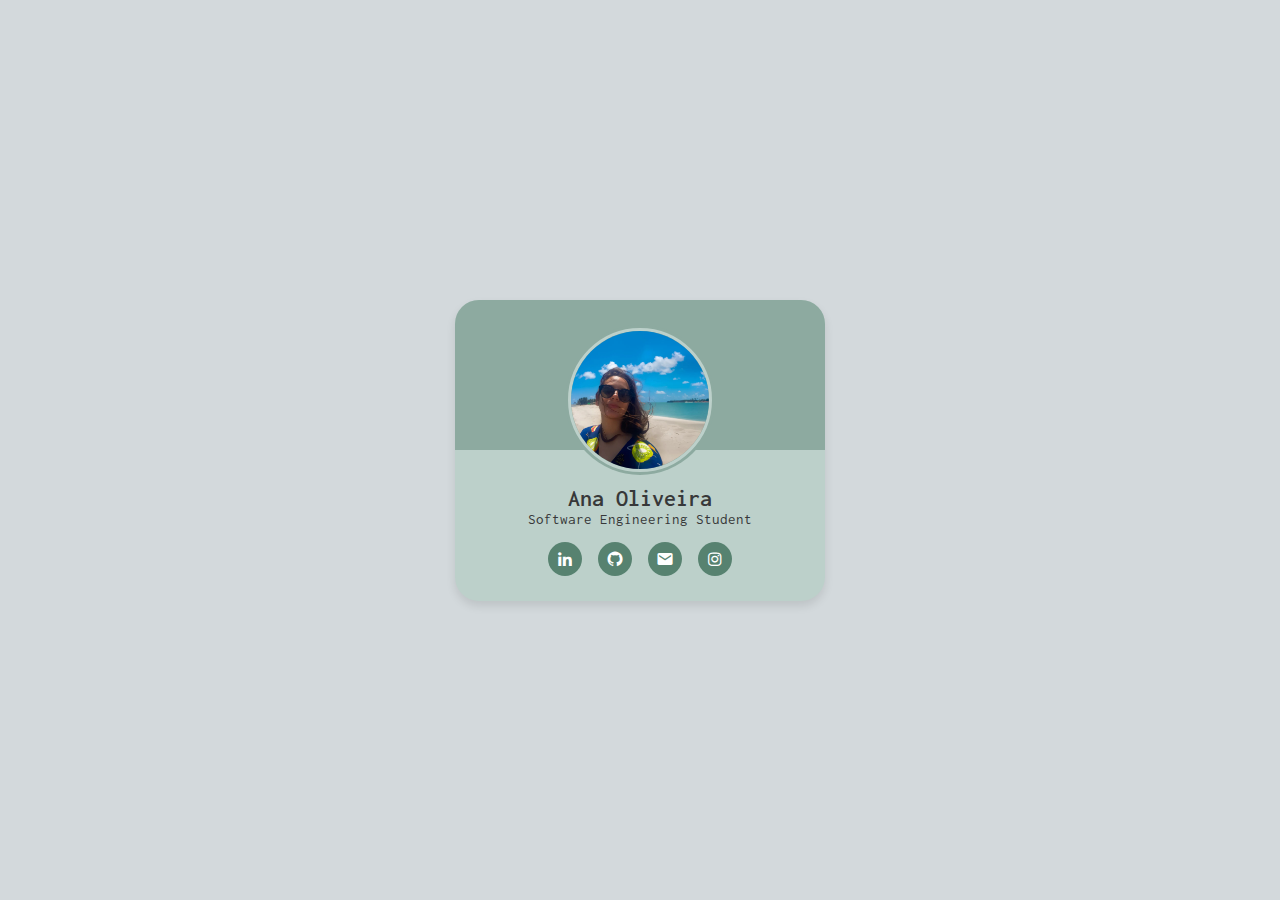
<file: p1/index.html>
<!DOCTYPE html>
<html lang="pt-br">
<head>
    <meta charset="UTF-8">
    <meta name="viewport" content="width=device-width, initial-scale=1.0">
    <title>Profile Card UI Design</title>

    <!-- CSS -->
    <link rel="stylesheet" href="style.css">
    <link href="https://fonts.googleapis.com/css2?family=Inconsolata:wght@300&display=swap" rel="stylesheet">

    <!-- Boxicons CSS -->
    <link href='https://unpkg.com/boxicons@2.1.4/css/boxicons.min.css' rel='stylesheet'>
    
</head>
<body>
    <div class="profile-card">
        <div class="image">
            <img src="ana_profile.jpg" alt="" class="profile-img"></img>
        </div>

        <div class="text-data">
            <span class="name">Ana Oliveira</span>
            <span class="job">Software Engineering Student</span>
        </div>

        <div class="media-buttons">
            <a href="https://www.linkedin.com/in/holyvieri" class="link">
                <i class='bx bxl-linkedin'></i>
            </a>
            <a href="https://github.com/holyvieri" class="link">
                <i class='bx bxl-github' ></i>
            </a>
            <a href="mailto:beatriz.oliveirac@upe.br" class="link">
                <i class='bx bxs-envelope' ></i>
            </a>
            <a href="https://www.instagram.com/itsanoliver/" class="link">
                <i class='bx bxl-instagram' ></i>
            </a>
        </div>
    </div>
</body>
</html>
</file>
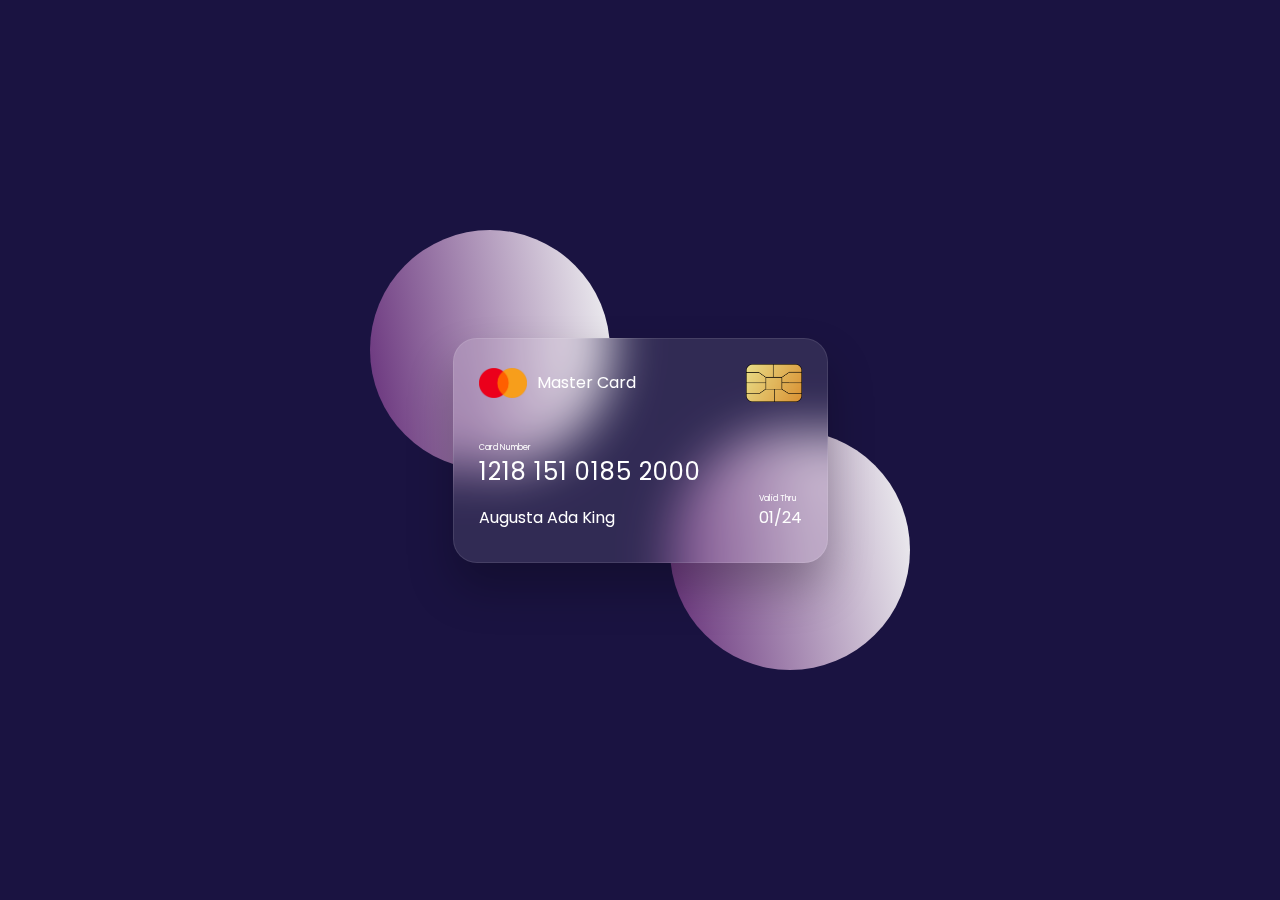
<file: projeto 2/index.html>
<!DOCTYPE html>
<html lang="en">
<head>
    <meta charset="UTF-8">
    <meta name="viewport" content="width=device-width, initial-scale=1.0">
    <title>Flipping Card UI Design</title>
    <link rel="stylesheet" href="style.css"/>
</head>
<body>
    <section>
        <div class="container">
            <div class="card front-face">
                <header>
                    <span class="logo">
                        <img src="img\logo.png" alt="">
                        <h5>Master Card</h5>
                    </span>
                    <img src="img/chip.png" alt="" class="chip">
                </header>
                <div class="card-details">
                    <div class="name-number">
                        <h6>Card Number</h6>
                        <h5 class="number">1218 151 0185 2000</h5>
                        <h5 class="name">Augusta Ada King</h5>
                    </div>

                    <div class="valid-date">
                        <h6>Valid Thru</h6>
                        <h5>01/24</h5>
                    </div>
                </div>
            </div>
            <div class="card back-face">
                <h6>
                    For customer service call 0800 891 3294 or email at matercard@gmail.com
                </h6>
                <span class="magnetic-strip"></span>
                <div class="signature"><i>007</i></div>
                <h5>Lorem ipsum dolor sit, amet consectetur adipisicing elit. Numquam explicabo laudantium iste tempora, nobis ipsum molestias praesentium cumque voluptatibus eveniet sapiente quidem at, excepturi, repellat reprehenderit eaque dolor temporibus facilis.
                </h5>
            </div>
        </div>
    </section>
</body>
</html>
</file>
<file: p1/style.css>
@import url('https://fonts.googleapis.com/css2?family=Inconsolata:wght@300&display=swap');

*{
    margin: 0%;
    padding: 0%;
    box-sizing: border-box;
    font-family: 'Inconsolata', sans-serif;
}
body{
    height: 100vh;
    display: flex;
    align-items: center;
    justify-content: center;
    background-color:#d3d9dc ;
}
.profile-card{
    display: flex;
    flex-direction: column;
    align-items: center;
    max-width: 370px;
    width: 100%;
    background-color: #bcd0ca;
    border-radius: 24px;
    padding: 25px;
    box-shadow: 0 5px 10px rgba(0,0,0,0.1);
    position: relative;
}
.profile-card::before{
    content: "";
    position: absolute;
    top: 0;
    left: 0;
    height: 150px;
    width: 100%;
    border-radius: 24px 24px 0 0;
    background-color: #8daaa0;
}
.image{
    position: relative;
    height: 150px;
    width: 150px;
    border-radius: 50%;
    background-color: #8daaa0;
    padding: 3px;
    margin-bottom: 10px;
}
.image .profile-img{
    height: 100%;
    width: 100%;
    object-fit: cover;
    border-radius: 50%;
    border: 3px solid #bcd0ca;
}
.profile-card .text-data{
    display: flex;
    flex-direction: column;
    align-items: center;
    color: #373839;
}
.text-data .name{
    font-size: 24px;
    font-weight: 600;
}
.text-data .job{
    font-size: 15px;
    font-weight: 400;
}
.profile-card .media-buttons{
    display: flex;
    align-items: center;
    margin-top: 15px;
}
.media-buttons .link{
    display: flex;
    align-items: center;
    justify-content: center;
    color: #fff;
    font-size: 18px;
    height: 34px;
    width: 34px;
    border-radius: 50%;
    margin: 0 8px;
    background-color: #578270;
    text-decoration: none;
}
.media-buttons .link:hover {
    background-color: #356e5c; 
    transition: background-color 0.3s ease; 
}
</file>
<file: projeto 2/style.css>
@import url('https://fonts.googleapis.com/css2?family=Poppins:wght@300;400;500&display=swap');

*{
    margin: 0;
    padding: 0;
    box-sizing: border-box;
    font-family: "Poppins", sans-serif;
}
section{
    position: relative;
    min-height: 100vh;
    width: 100%;
    background: #1A1341;
    display: flex;
    align-items: center;
    justify-content: center;
    color: #fff;
    perspective: 1000px;
}
section::before{
    content: "";
    position: absolute;
    height: 240px;
    width: 240px;
    border-radius: 50%;
    transform: translate(-150px, -100px);
    background: linear-gradient(80deg, #652E79, #f3f5f5 );
}
section::after{
    content: "";
    position: absolute;
    height: 240px;
    width: 240px;
    border-radius: 50%;
    transform: translate(150px, 100px);
    background: linear-gradient(80deg, #652E79, #f3f5f5 );
}
.container{
    position: relative;
    height: 225px;
    width: 375px;
    z-index: 100;
    transition: 0.6s;
    transform-style: preserve-3d;
}
.container:hover{
    transform: rotateY(180deg);
}
.container .card{
    position: absolute;
    height: 100%;
    width: 100%;
    padding: 25px;
    border-radius: 24px;
    backdrop-filter: blur(25px);
    background: rgba(255, 255, 255, 0.1);
    box-shadow: 0 25px 45px rgba(0, 0, 0, 0.25);
    border: 1px solid rgba(255, 255, 255, 0.1);
    backface-visibility: hidden;
}
.front-face header,
.front-face .logo{
    display: flex;
    align-items: center;
}
.front-face header{
    justify-content: space-between;
}
.front-face .logo img{
    width: 48px;
    margin-right: 10px;
}
h5{
    font-size: 16px;
    font-weight: 400;
}
.front-face .chip{
    width: 56px;
}
.front-face .card-details{
    display: flex;
    margin-top: 40px;
    align-items: flex-end;
    justify-content: space-between;
}
h6{
    font-size: 8px;
    font-weight: 400;
}
h5.number{
    font-size: 24px;
    letter-spacing: 1px;
}
h5.name{
    margin-top: 16px;
}
.card.back-face{
    border: none;
    padding: 15px 25px 25px 25px;
    transform: rotateY(180deg);
}
.card.back-face h6{
    font-size: 8px;
}
.card.back-face .magnetic-strip{
    position: absolute;
    top: 40px;
    left: 0;
    height: 45px;
    width: 100%;
    background: #000;
}
.card.back-face .signature{
    display: flex;
    justify-content: flex-end;
    align-items: center;
    margin-top: 80px;
    height: 30px;
    width: 85%;
    border-radius: 6px;
    background: repeating-linear-gradient(#fff, #fff,#fff 3px, #efefef 0px, #efefef 9px);
}
.signature i{
    color: #000;
    font-size: 12px;
    padding: 4px 6px;
    border-radius:4px;
    background-color: #fff;
    margin-right: -30px;
    z-index: -1;
}
.card.back-face h5{
    font-size: 8px;
    margin-top: 15px;
}
</file>
